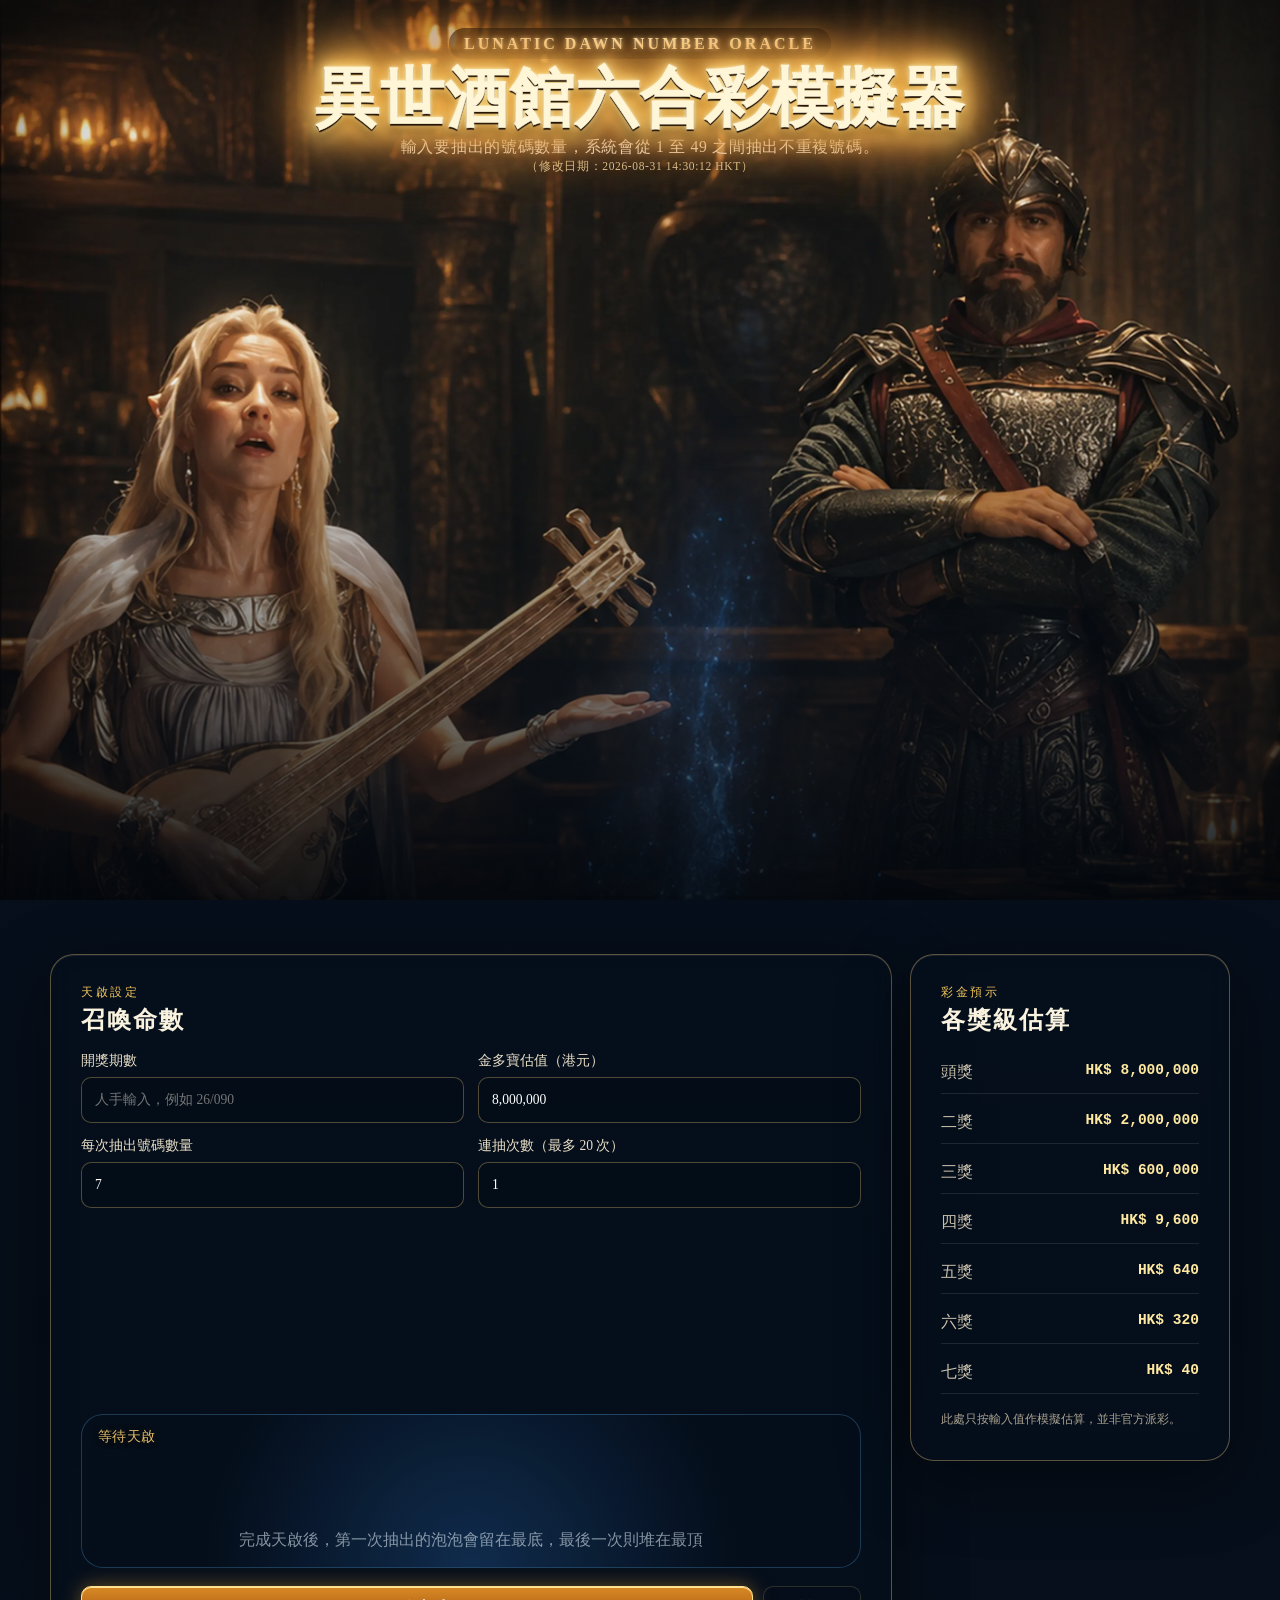
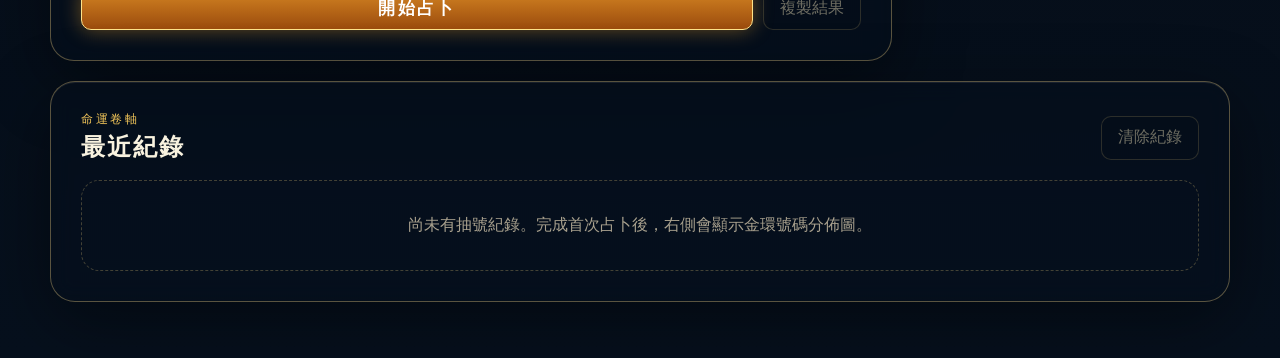
<file: index.html>
<!doctype html>
<html lang="zh-Hant">
<head>
  <meta charset="utf-8">
  <meta name="viewport" content="width=device-width, initial-scale=1">
  <meta name="theme-color" content="#07111f">
  <meta name="description" content="輸入要抽出的號碼數量，系統會從 1 至 49 之間抽出不重複號碼。">
  <title>LUNATIC DAWN NUMBER ORACLE｜異世酒館六合彩模擬器</title>
  <link rel="stylesheet" href="./styles.css">
  <script src="./app.js" defer></script>
</head>
<body>
  <main class="app-shell">
    <div class="background-vignette" aria-hidden="true"></div>

    <header class="hero" aria-labelledby="page-title">
      <div class="hero-copy">
        <p class="eyebrow">LUNATIC DAWN NUMBER ORACLE</p>
        <h1 id="page-title">異世酒館六合彩模擬器</h1>
        <p class="hero-description">輸入要抽出的號碼數量，系統會從 1 至 49 之間抽出不重複號碼。</p>
        <time class="modified-time" datetime="2026-08-31T14:30:12+08:00">（修改日期：2026-08-31 14:30:12 HKT）</time>
      </div>
    </header>

    <div class="workspace">
      <section class="glass-panel controls" aria-label="抽號設定">
        <div class="section-title">
          <div><p class="kicker">天啟設定</p><h2>召喚命數</h2></div>
        </div>

        <div class="control-grid">
          <label><span>開獎期數</span><input id="issue" type="text" placeholder="人手輸入，例如 26/090"></label>
          <label><span>金多寶估值（港元）</span><input id="jackpot" type="text" inputmode="numeric" value="8,000,000"></label>
          <label><span>每次抽出號碼數量</span><input id="number-count" type="number" min="1" max="49" value="7"></label>
          <label><span>連抽次數（最多 20 次）</span><input id="repeat-count" type="number" min="1" max="20" value="1"></label>
        </div>

        <div id="ritual-stage" class="ritual-stage" aria-hidden="true">
          <div><div class="magic-circle"><span></span><span></span><span></span></div><p>星盤轉動，符文正在解讀命數</p></div>
        </div>

        <div class="bubble-stage" aria-label="本輪逐層抽出號碼">
          <p id="oracle-dialogue" class="oracle-dialogue" aria-live="polite">等待天啟</p>
          <div id="bubble-stack" class="bubble-stack" hidden></div>
          <p id="empty-result" class="empty-result">完成天啟後，第一次抽出的泡泡會留在最底，最後一次則堆在最頂</p>
        </div>

        <div class="actions">
          <button id="draw-button" class="oracle-button" type="button">開始占卜</button>
          <button id="copy-button" class="secondary-button" type="button" disabled>複製結果</button>
        </div>
      </section>

      <aside class="glass-panel prizes" aria-label="彩金估算">
        <p class="kicker">彩金預示</p><h2>各獎級估算</h2>
        <div id="prize-list" class="prize-list"></div>
        <p class="fine-print">此處只按輸入值作模擬估算，並非官方派彩。</p>
      </aside>
    </div>

    <section class="history-wrap" aria-labelledby="history-title">
      <div class="history-heading">
        <div><p class="kicker">命運卷軸</p><h2 id="history-title">最近紀錄</h2></div>
        <button id="clear-button" class="secondary-button" type="button" disabled>清除紀錄</button>
      </div>
      <div id="history-list" class="history-list" hidden></div>
      <div id="empty-history" class="empty-history">尚未有抽號紀錄。完成首次占卜後，右側會顯示金環號碼分佈圖。</div>
    </section>
  </main>
</body>
</html>
</file>
<file: styles.css>
:root {
  --ink: #f8f2df; --muted: #c9c0ab; --gold: #f4c75a; --gold-bright: #ffe9a1;
  --deep: #07111f; --glass: rgba(7,15,28,.56); --border: rgba(255,221,136,.34);
  --radius: 1rem; --background: #07111f; --foreground: #f8f2df; --card: #0c192a;
  --card-foreground: #f8f2df; --popover: #0c192a; --popover-foreground: #f8f2df;
  --primary: #f4c75a; --primary-foreground: #211300; --secondary: #18263a;
  --secondary-foreground: #f8f2df; --muted-foreground: #c9c0ab; --accent: #243752;
  --accent-foreground: #fff8df; --destructive: #ef6464; --input: rgba(255,255,255,.16); --ring: #ffe9a1;
}
* { box-sizing: border-box; }
[hidden] { display:none!important; }
html { color-scheme: dark; scroll-behavior: smooth; }
body { margin: 0; background: var(--deep); color: var(--ink); font-family: "Noto Serif TC","Songti TC","PMingLiU",Georgia,serif; }
button, input { font:inherit; }
button { border:1px solid transparent; border-radius:10px; padding:0 16px; cursor:pointer; transition:filter .2s ease,transform .2s ease,opacity .2s ease; }
button:hover:not(:disabled) { filter:brightness(1.12); }
button:active:not(:disabled) { transform:translateY(1px); }
button:disabled { cursor:not-allowed; }
input { width:100%; border:1px solid transparent; border-radius:10px; padding:0 13px; outline:none; }
.app-shell { min-height:100vh; overflow-x:hidden; background:linear-gradient(180deg,rgba(3,8,14,.03),rgba(4,10,18,.5) 68%,#06101d 100%); }
.background-vignette { position:fixed; inset:0; pointer-events:none; z-index:0; background:linear-gradient(180deg,rgba(1,5,9,.08),rgba(2,7,13,.04) 43%,rgba(3,9,17,.55) 78%,rgba(3,9,17,.88)),url("./assets/lunatic-dawn-bg-redrawn-v2.webp") center top/cover no-repeat; box-shadow:inset 0 0 150px rgba(0,0,0,.58); }
.hero { position:relative; z-index:1; min-height:72vh; text-align:center; text-shadow:0 3px 16px #000,0 0 24px rgba(37,66,89,.55); }
.hero-copy { position:relative; z-index:2; display:flex; flex-direction:column; align-items:center; gap:0; padding:clamp(17px,2.2vw,30px) 16px 0; }
.hero h1 { position:relative; isolation:isolate; margin:clamp(5px,.8vw,9px) 0 clamp(3px,.55vw,6px); color:#fff5d7; font-family:"I.MingCP","Songti TC","Source Han Serif TC","Noto Serif TC","Yu Mincho","PMingLiU",serif; font-size:clamp(2rem,5vw,4.6rem); font-weight:900; line-height:.98; letter-spacing:.015em; -webkit-text-stroke:.65px rgba(255,250,222,.82); text-shadow:0 2px 1px #211000,0 0 3px #fff9dc,0 0 9px #ffe49a,0 0 19px rgba(255,194,67,.98),0 0 38px rgba(235,137,20,.9),0 0 68px rgba(195,83,4,.74),0 7px 12px rgba(0,0,0,.98); filter:drop-shadow(0 0 8px rgba(255,238,165,.95)) drop-shadow(0 0 24px rgba(231,139,30,.72)); }
.hero p { margin:0; color:#eee8dc; letter-spacing:.045em; }
.hero .eyebrow { width:max-content; max-width:94vw; padding:8px 15px 7px; border-radius:999px; color:#ffe7a8; background:rgba(17,14,9,.56); box-shadow:inset 0 0 18px rgba(0,0,0,.34),0 0 18px rgba(238,159,43,.26); text-shadow:0 0 4px rgba(255,250,215,.9),0 0 12px rgba(248,185,70,.72),0 2px 5px #000; font-size:clamp(.72rem,1.45vw,1rem); font-family:Georgia,"Times New Roman",serif; font-weight:700; line-height:1; text-transform:uppercase; letter-spacing:.19em; }
.hero .hero-description { max-width:760px; font-size:clamp(.76rem,1.45vw,.98rem); line-height:1.25; text-shadow:0 0 8px rgba(255,238,185,.38),0 2px 6px rgba(0,0,0,.98); }
.modified-time { margin-top:4px; color:#d6c799; font-size:clamp(.6rem,1.05vw,.72rem); line-height:1.15; letter-spacing:.055em; text-shadow:0 2px 8px #000; }
.workspace,.history-wrap { position: relative; z-index: 2; width: min(1180px,calc(100% - 28px)); margin-inline: auto; }
.workspace { display:grid; grid-template-columns:minmax(0,1fr) 320px; gap:18px; align-items:start; margin-top:34vh; }
.glass-panel,.history-wrap { border: 1px solid var(--border); background: var(--glass); backdrop-filter: blur(11px) saturate(1.15); -webkit-backdrop-filter: blur(11px) saturate(1.15); box-shadow: 0 20px 70px rgba(0,0,0,.42),inset 0 1px rgba(255,255,255,.08); }
.glass-panel { border-radius: 24px; padding: clamp(18px,3vw,30px); }
.section-title,.history-heading,.distribution-heading { display: flex; align-items: center; justify-content: space-between; gap: 14px; }
h2,h3,p { margin-top: 0; } h2 { margin-bottom: 16px; font-size: 1.5rem; letter-spacing: .08em; }
.kicker { margin-bottom: 4px; color: var(--gold); font-size: .73rem; letter-spacing: .22em; }
.status { border: 1px solid rgba(116,195,255,.32); border-radius: 999px; padding: 7px 12px; color: #bfe6ff; background: rgba(47,132,212,.1); font-size: .76rem; white-space: nowrap; }
.control-grid { display: grid; grid-template-columns: repeat(2,minmax(0,1fr)); gap: 14px; }
.control-grid label { display: grid; gap: 7px; color: #e9dfc7; font-size: .85rem; }
.control-grid input { height: 46px; border-color: rgba(255,220,132,.3); background: rgba(3,10,20,.5); color: #fff; }
.control-grid input:focus-visible { border-color: var(--gold); box-shadow: 0 0 0 3px rgba(244,199,90,.15); }
.bubble-stage { position:relative; min-height:154px; margin:24px 0 18px; padding:46px 16px 16px; border-radius:22px; border:1px solid rgba(103,190,255,.26); background:radial-gradient(circle at 50% 100%,rgba(58,153,255,.22),rgba(5,13,25,.5) 65%); display:flex; flex-direction:column; justify-content:flex-end; overflow:hidden; }
.oracle-dialogue { position:absolute; z-index:8; top:13px; left:16px; right:16px; margin:0; color:#e2bc6b; font-size:clamp(.72rem,1.5vw,.87rem); line-height:1.35; letter-spacing:.025em; text-align:left; text-shadow:0 1px 5px #000,0 0 10px rgba(213,157,50,.18); transition:opacity .24s ease; }
.empty-result { margin: 0; color: rgba(224,236,245,.58); text-align: center; }
.bubble-stack { display:flex; flex-direction:column-reverse; gap:9px; }
.bubble-layer { min-height:98px; padding:8px 4px 5px; }
.bubble-layer.newest { animation:none; }
.layer-orbs { min-width:0; min-height:76px; display:flex; flex-wrap:wrap; align-items:center; justify-content:center; gap:clamp(14px,2.15vw,27px); }
.layer-result-text { margin:4px 0 0; color:#dfd2a5; text-align:center; font-size:.72rem; letter-spacing:.14em; text-shadow:0 1px 6px #000; animation:resultTextReveal .65s ease both; }
.bubble-fall { width:clamp(50px,7.4vw,72px); aspect-ratio:1; flex:0 0 auto; display:block; opacity:0; will-change:transform,opacity,filter; animation:bubbleFallReveal 1.08s linear forwards; }
.magic-bubble { --bubble:#4684aa; --bubble-rgb:70,132,170; position:relative; width:100%; height:100%; display:grid; place-items:center; border-radius:50%; isolation:isolate; border:0; will-change:transform,filter; background:radial-gradient(circle at 50% 50%,rgba(19,27,30,.88) 0 45%,rgba(var(--bubble-rgb),.66) 47% 53%,#4b595d 55% 61%,rgba(105,121,126,.62) 62% 65%,rgba(var(--bubble-rgb),.82) 67% 72%,transparent 74%); box-shadow:0 0 4px rgba(183,202,207,.38),0 0 14px rgba(var(--bubble-rgb),.76),0 0 30px 10px rgba(var(--bubble-rgb),.34); animation:bubbleAliveA 3.05s cubic-bezier(.45,.05,.55,.95) 1.08s infinite both; }
.bubble-fall:nth-child(7n+2) .magic-bubble,.bubble-fall:nth-child(7n+6) .magic-bubble { animation-name:bubbleAliveB; }
.bubble-fall:nth-child(7n+3) .magic-bubble { animation-name:bubbleAliveC; }
.bubble-fall:nth-child(7n+4) .magic-bubble { animation-name:bubbleAliveD; }
.bubble-fall:nth-child(7n+5) .magic-bubble,.bubble-fall:nth-child(7n+7) .magic-bubble { animation-name:bubbleAliveE; }
.magic-bubble.red { --bubble:#a45343; --bubble-rgb:164,83,67; }
.magic-bubble.green { --bubble:#43884f; --bubble-rgb:67,136,79; }
.living-core { --core-orbit:7px; position:absolute; z-index:2; width:54%; height:54%; border-radius:50%; background:radial-gradient(circle at 29% 24%,#4c585c 0 5%,#252d30 17%,#101517 48%,#030506 79%); box-shadow:inset -5px -7px 10px rgba(0,0,0,.78),inset 3px 3px 6px rgba(168,190,197,.22),0 2px 7px rgba(0,0,0,.8); animation:coreOrbit 2.8s linear infinite; will-change:transform; }
.bubble-fall:nth-child(2n) .living-core { animation-direction:reverse; animation-duration:3.15s; }
.bubble-fall:nth-child(3n) .living-core { animation-duration:2.55s; }
.magic-bubble b { position:relative; z-index:4; font:700 clamp(1rem,2.45vw,1.55rem)/1 Arial,sans-serif; color:#f5f5f1; text-shadow:0 1px 3px #000,0 0 4px rgba(255,255,255,.38); }
.magic-bubble::before { content:""; position:absolute; z-index:1; inset:10%; border-radius:50%; border:1px solid rgba(225,237,239,.24); box-shadow:inset 4px -5px 9px rgba(0,0,0,.5),inset -3px 4px 7px rgba(255,255,255,.1); }
.magic-bubble::after { content:""; position:absolute; z-index:0; inset:-2px; border-radius:50%; border:2px solid rgba(var(--bubble-rgb),.88); box-shadow:inset 0 0 0 2px rgba(69,84,89,.72),0 0 0 1px rgba(9,13,14,.84); }
.magic-bubble i { position:absolute; z-index:3; width:4px; height:4px; left:48%; top:-5px; border-radius:50%; background:#06090a; opacity:.9; box-shadow:-34px 23px 0 -1px #06090a,35px 17px 0 -1px #090d0e,-29px 49px 0 -1px #0b0f10,31px 51px 0 -1px #050809,13px 68px 0 -1px #080c0d; animation:moteDrift 2.7s ease-in-out infinite; }
.ritual-stage { display:grid; grid-template-rows:0fr; opacity:0; min-height:0; overflow:hidden; transition:.35s ease; text-align:center; }
.ritual-stage.active { grid-template-rows:1fr; opacity:1; min-height:210px; padding-top:18px; }
.ritual-stage p { color:#bfe7ff; text-shadow:0 0 12px #4db5ff; }
.magic-circle { width:132px; height:132px; margin:0 auto 13px; border-radius:50%; border:2px solid #7ac7ff; box-shadow:0 0 20px #4babff,inset 0 0 28px rgba(76,174,255,.65); position:relative; animation:ritualPulse 1.1s ease-in-out infinite; }
.magic-circle::before,.magic-circle::after,.magic-circle span { content:""; position:absolute; inset:12px; border:1px dashed #f5d77f; border-radius:50%; animation:runeSpin 3s linear infinite; }
.magic-circle::after { inset:27px; border-style:solid; animation-direction:reverse; }
.magic-circle span:nth-child(1) { inset:45px -16px; border-radius:0; border-width:1px 0; transform:rotate(60deg); }
.magic-circle span:nth-child(2) { inset:45px -16px; border-radius:0; border-width:1px 0; transform:rotate(-60deg); }
.magic-circle span:nth-child(3) { inset:-14px; border-color:rgba(122,199,255,.42); animation-duration:7s; }
.actions { display:flex; gap:10px; }
.actions button,.history-heading button { min-height:44px; border-color:rgba(255,220,132,.38); background:rgba(5,12,22,.58); color:#fff1c3; }
.oracle-button { flex:1; border-color:#ffe38a!important; background:linear-gradient(180deg,#d88924,#9b4b0d)!important; color:#fff!important; font-size:1.05rem; font-weight:800; letter-spacing:.14em; box-shadow:0 0 20px rgba(255,174,44,.4),inset 0 1px #ffe29b; }
.actions button:disabled,.history-heading button:disabled { opacity:.42; }
.prize-list { display:grid; gap:8px; }
.prize-list div { display:flex; justify-content:space-between; gap:12px; padding:10px 0; border-bottom:1px solid rgba(255,255,255,.1); }
.prize-list span { color:var(--muted); } .prize-list strong { color:var(--gold-bright); font-family:ui-monospace,SFMono-Regular,Consolas,monospace; font-size:.91rem; }
.fine-print { margin:17px 0 0; color:#aaa28f; font-size:.73rem; line-height:1.6; }
.history-wrap { margin-top:20px; margin-bottom:56px; padding:clamp(18px,3vw,30px); border-radius:25px; }
.history-heading { margin-bottom:17px; } .history-heading h2 { margin-bottom:0; }
.history-list { display:grid; gap:14px; }
.history-card { display:grid; grid-template-columns:minmax(230px,1fr) 280px; gap:18px; align-items:center; padding:16px; border:1px solid rgba(255,220,132,.2); border-radius:20px; background:rgba(3,10,19,.56); }
.record-index { color:var(--gold); font-size:.72rem; letter-spacing:.16em; }
.record-summary h3 { margin-bottom:5px; font-size:1.2rem; }
.record-summary>p:not(.record-index) { color:#aaa28f; font-size:.74rem; }
.mini-balls { display:flex; flex-wrap:wrap; gap:7px; margin-top:15px; }
.mini-balls span { --ball:#4b9bea; width:36px; height:36px; border-radius:50%; display:grid; place-items:center; color:#fff; font:800 .82rem Arial,sans-serif; border:2px solid var(--ball); background:color-mix(in srgb,var(--ball) 28%,#06101d); box-shadow:0 0 10px color-mix(in srgb,var(--ball) 55%,transparent); }
.mini-balls .red { --ball:#e94b48; } .mini-balls .green { --ball:#68a84b; }
.distribution { width:280px; justify-self:end; border-radius:14px; padding:10px 11px 12px; background:rgba(4,12,20,.76); border:1px solid rgba(255,220,132,.32); color:#f6ead0; box-shadow:0 7px 24px rgba(0,0,0,.28),inset 0 0 22px rgba(78,150,205,.08); }
.distribution-heading { margin-bottom:8px; font-size:.68rem; font-weight:700; }
.gold-key { color:#e4c876; font-size:.58rem; font-weight:700; }
.number-grid { display:grid; grid-template-columns:repeat(7,1fr); gap:6px 5px; place-items:center; }
.map-number { --number-colour:#4b91d3; position:relative; width:25px; aspect-ratio:1; display:grid; place-items:center; border-radius:50%; border:1.5px solid var(--number-colour); color:color-mix(in srgb,var(--number-colour) 85%,#fff); background:rgba(3,9,16,.72); font:700 .7rem/1 Arial,sans-serif; opacity:.58; transition:.2s ease; }
.map-number.red { --number-colour:#d8413c; } .map-number.green { --number-colour:#5d883f; }
.map-number.selected { z-index:1; opacity:1; color:#fff6c8; background:color-mix(in srgb,var(--number-colour) 38%,#07111f); border:2px solid #ffe07a; box-shadow:0 0 0 2px #805a0b,0 0 8px 3px rgba(255,205,74,.48),inset 0 0 8px color-mix(in srgb,var(--number-colour) 72%,transparent); transform:scale(1.05); font-weight:900; }
.map-number.selected::before,.map-number.selected::after { content:""; position:absolute; pointer-events:none; border-radius:50%; }
.map-number.selected::before { inset:-4px; border:1.5px solid #f4c75a; box-shadow:inset 0 0 0 1px rgba(62,38,0,.75); }
.map-number.selected::after { display:none; }
.empty-history { padding:34px 18px; text-align:center; border:1px dashed rgba(255,220,132,.25); border-radius:18px; color:#a9a18e; }
@keyframes bubbleFallReveal { 0% { opacity:0; transform:translateY(-104px) scale(.5); filter:blur(13px) brightness(1.9); } 10% { opacity:.08; transform:translateY(-94px) scale(.55); filter:blur(11px) brightness(1.78); } 26% { opacity:.26; transform:translateY(-72px) scale(.65); filter:blur(8px) brightness(1.58); } 44% { opacity:.53; transform:translateY(-45px) scale(.78); filter:blur(5px) brightness(1.38); } 63% { opacity:.79; transform:translateY(-18px) scale(.92); filter:blur(2px) brightness(1.2); } 78% { opacity:.95; transform:translateY(3px) scale(1.02); filter:blur(.4px) brightness(1.08); } 88% { opacity:1; transform:translateY(-3px) scale(.995); filter:blur(0) brightness(1.02); } 95% { opacity:1; transform:translateY(1px) scale(1.003); filter:blur(0) brightness(1); } 100% { opacity:1; transform:translateY(0) scale(1); filter:blur(0) brightness(1); } }
@keyframes bubbleAliveA { 0%,100% { transform:translate(0,0) scale(1) rotate(0); filter:brightness(.98) saturate(.96); } 18% { transform:translate(1px,3px) scale(.985) rotate(.7deg); filter:brightness(1.03) saturate(1.04); } 48% { transform:translate(-1px,-7px) scale(1.025) rotate(-.8deg); filter:brightness(1.12) saturate(1.13); } 68% { transform:translate(1px,-11px) scale(1.04) rotate(.6deg); filter:brightness(1.16) saturate(1.18); } 87% { transform:translate(0,-4px) scale(1.012) rotate(-.3deg); filter:brightness(1.05) saturate(1.06); } }
@keyframes bubbleAliveB { 0%,100% { transform:translate(0,0) scale(1) rotate(0); filter:brightness(.98) saturate(.96); } 23% { transform:translate(-1px,7px) scale(.98) rotate(-.7deg); filter:brightness(1.04) saturate(1.05); } 42% { transform:translate(1px,10px) scale(1.018) rotate(.7deg); filter:brightness(1.13) saturate(1.15); } 67% { transform:translate(-1px,4px) scale(1.035) rotate(-.5deg); filter:brightness(1.09) saturate(1.1); } 86% { transform:translate(0,-2px) scale(1.008) rotate(.2deg); filter:brightness(1.02) saturate(1.02); } }
@keyframes bubbleAliveC { 0%,100% { transform:translate(0,0) scale(1) rotate(0); filter:brightness(.98) saturate(.96); } 17% { transform:translate(1px,-5px) scale(1.025) rotate(.8deg); filter:brightness(1.08) saturate(1.1); } 38% { transform:translate(-1px,-2px) scale(.985) rotate(-.6deg); filter:brightness(1.02) saturate(1.02); } 66% { transform:translate(1px,9px) scale(1.04) rotate(.5deg); filter:brightness(1.14) saturate(1.16); } 87% { transform:translate(0,4px) scale(1.01) rotate(-.2deg); filter:brightness(1.05) saturate(1.06); } }
@keyframes bubbleAliveD { 0%,100% { transform:translate(0,0) scale(1) rotate(0); filter:brightness(.98) saturate(.96); } 20% { transform:translate(-1px,-4px) scale(.99) rotate(-.8deg); filter:brightness(1.05) saturate(1.06); } 43% { transform:translate(1px,-11px) scale(1.04) rotate(.7deg); filter:brightness(1.16) saturate(1.18); } 69% { transform:translate(-1px,-6px) scale(1.02) rotate(-.5deg); filter:brightness(1.09) saturate(1.1); } 88% { transform:translate(0,2px) scale(.99) rotate(.2deg); filter:brightness(1.01) saturate(1.01); } }
@keyframes bubbleAliveE { 0%,100% { transform:translate(0,0) scale(1) rotate(0); filter:brightness(.98) saturate(.96); } 18% { transform:translate(1px,5px) scale(.985) rotate(.7deg); filter:brightness(1.04) saturate(1.05); } 39% { transform:translate(-1px,2px) scale(1.018) rotate(-.8deg); filter:brightness(1.08) saturate(1.09); } 67% { transform:translate(1px,-9px) scale(1.04) rotate(.6deg); filter:brightness(1.15) saturate(1.17); } 88% { transform:translate(0,-5px) scale(1.012) rotate(-.2deg); filter:brightness(1.06) saturate(1.07); } }
@keyframes coreOrbit { 0% { transform:rotate(0deg) translateX(var(--core-orbit)) rotate(0deg) scale(.96); } 25% { transform:rotate(90deg) translateX(var(--core-orbit)) rotate(-90deg) scale(1.03); } 50% { transform:rotate(180deg) translateX(var(--core-orbit)) rotate(-180deg) scale(.98); } 75% { transform:rotate(270deg) translateX(var(--core-orbit)) rotate(-270deg) scale(1.04); } 100% { transform:rotate(360deg) translateX(var(--core-orbit)) rotate(-360deg) scale(.96); } }
@keyframes resultTextReveal { from { opacity:0; transform:translateY(5px); filter:blur(4px); } to { opacity:1; transform:translateY(0); filter:blur(0); } }
@keyframes moteDrift { 0%,100% { transform:translate(-1px,2px) rotate(0); opacity:.58; } 30% { transform:translate(3px,-4px) rotate(35deg); opacity:.95; } 62% { transform:translate(-2px,-7px) rotate(-22deg); opacity:.72; } 82% { transform:translate(2px,-2px) rotate(18deg); opacity:.9; } }
@keyframes runeSpin { to { transform:rotate(360deg); } }
@keyframes ritualPulse { 0%,100% { transform:scale(.92); filter:brightness(.85); } 50% { transform:scale(1.05); filter:brightness(1.35); } }
@media (max-width:860px) { .workspace { grid-template-columns:1fr; } .history-card { grid-template-columns:1fr; } .distribution { justify-self:center; } }
@media (max-width:540px) { .hero { min-height:70vh; } .hero-copy { padding:14px 10px 0; } .hero h1 { margin:5px 0 3px; font-size:clamp(1.55rem,8vw,2rem); line-height:1; letter-spacing:0; } .hero .eyebrow { padding:7px 11px 6px; font-size:.64rem; letter-spacing:.14em; } .hero-copy>p:not(.eyebrow) { font-size:.7rem; line-height:1.2; } .modified-time { margin-top:3px; font-size:.57rem; } .workspace { margin-top:34vh; } .workspace,.history-wrap { width:min(100% - 16px,1180px); } .glass-panel,.history-wrap { border-radius:18px; padding:15px; } .control-grid { grid-template-columns:1fr; } .section-title { align-items:flex-start; flex-direction:column; } .actions { flex-direction:column; } .bubble-stage { min-height:136px; padding:42px 5px 10px; } .bubble-stack { gap:5px; } .oracle-dialogue { top:11px; left:9px; right:9px; font-size:.66rem; } .bubble-layer { min-height:68px; padding:5px 1px 3px; } .layer-orbs { min-height:48px; gap:4px; } .layer-result-text { margin-top:2px; font-size:.57rem; letter-spacing:.04em; white-space:nowrap; } .bubble-fall { width:min(40px,10.7vw); } .living-core { --core-orbit:4px; } .magic-bubble b { font-size:.93rem; } .magic-bubble::before { inset:10%; } .magic-bubble::after { inset:-1px; } .magic-bubble i { width:2px; height:2px; top:-2px; box-shadow:-18px 12px 0 -1px #0c1214,19px 9px 0 -1px #111719,-15px 26px 0 -1px #171c1d,17px 27px 0 -1px #0c1113,7px 36px 0 -1px #111719; } .history-card { padding:12px; gap:15px; } .distribution { width:268px; padding:9px 8px 11px; } .number-grid { gap:6px 4px; } .map-number { width:24px; font-size:.66rem; } .map-number.selected { box-shadow:0 0 0 2px #805a0b,0 0 7px 2px rgba(255,205,74,.48); } .map-number.selected::before { inset:-3px; } .history-heading { align-items:flex-end; } }
@media (prefers-reduced-motion:reduce) { *,*::before,*::after { animation-duration:.01ms!important; animation-iteration-count:1!important; scroll-behavior:auto!important; } .bubble-fall { animation-duration:1.08s!important; } .magic-bubble { animation-duration:3.05s!important; animation-iteration-count:infinite!important; } .living-core { animation-duration:2.8s!important; animation-iteration-count:infinite!important; } .magic-bubble i { animation-duration:2.7s!important; animation-iteration-count:infinite!important; } }
</file>
